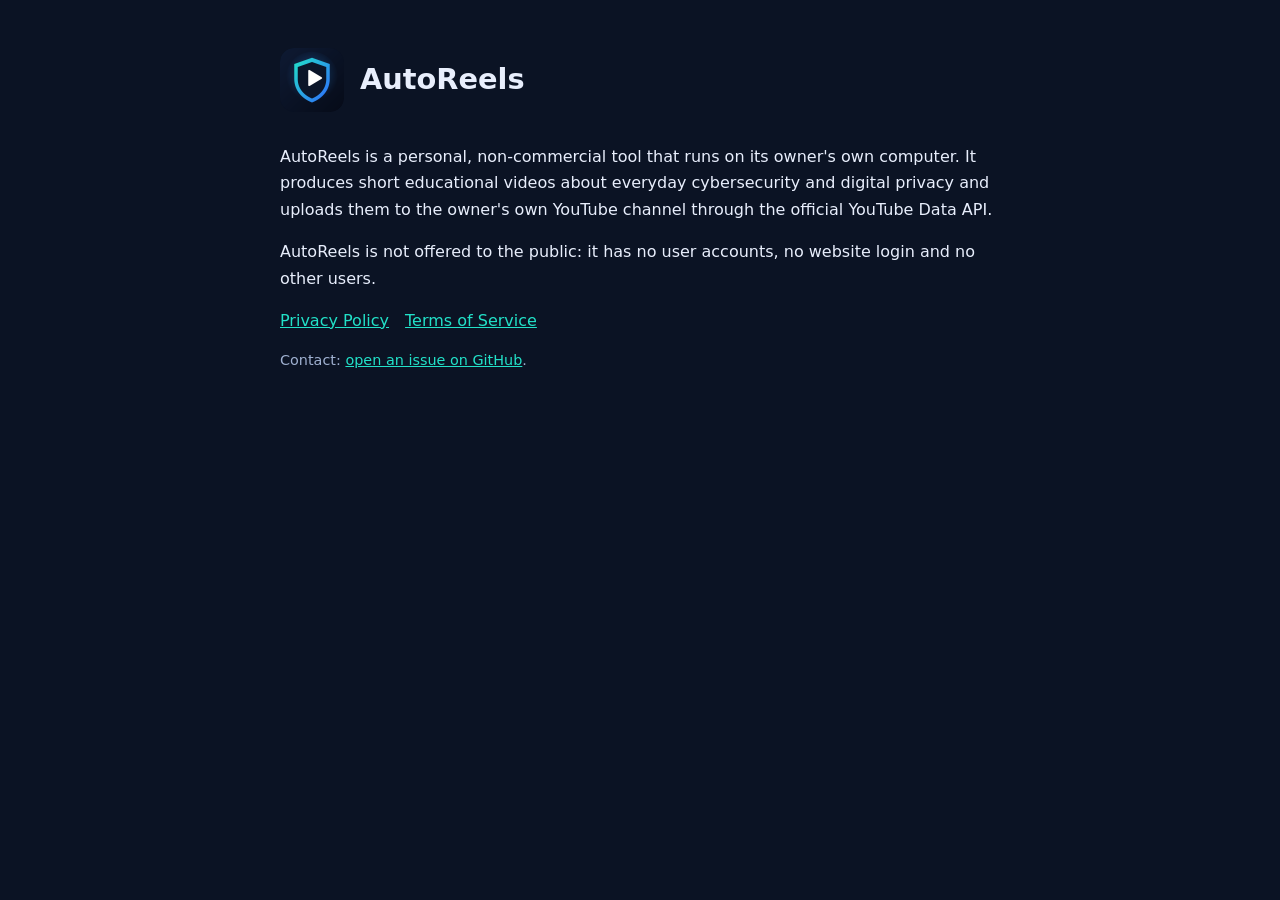
<file: index.html>
<!doctype html>
<html lang="en"><head><meta charset="utf-8"><meta name="viewport" content="width=device-width,initial-scale=1">
<title>AutoReels</title><link rel="stylesheet" href="style.css"><link rel="icon" href="logo.png"></head>
<body><main>
<header><img src="logo.png" alt="AutoReels logo"><h1>AutoReels</h1></header>
<p>AutoReels is a personal, non-commercial tool that runs on its owner's own computer. It produces short educational
videos about everyday cybersecurity and digital privacy and uploads them to the owner's own YouTube channel through
the official YouTube Data API.</p>
<p>AutoReels is not offered to the public: it has no user accounts, no website login and no other users.</p>
<nav><a href="privacy.html">Privacy Policy</a><a href="terms.html">Terms of Service</a></nav>
<p class="muted">Contact: <a href="https://github.com/Tanasa25P/autoreels-legal/issues">open an issue on GitHub</a>.</p>
</main></body></html>
</file>
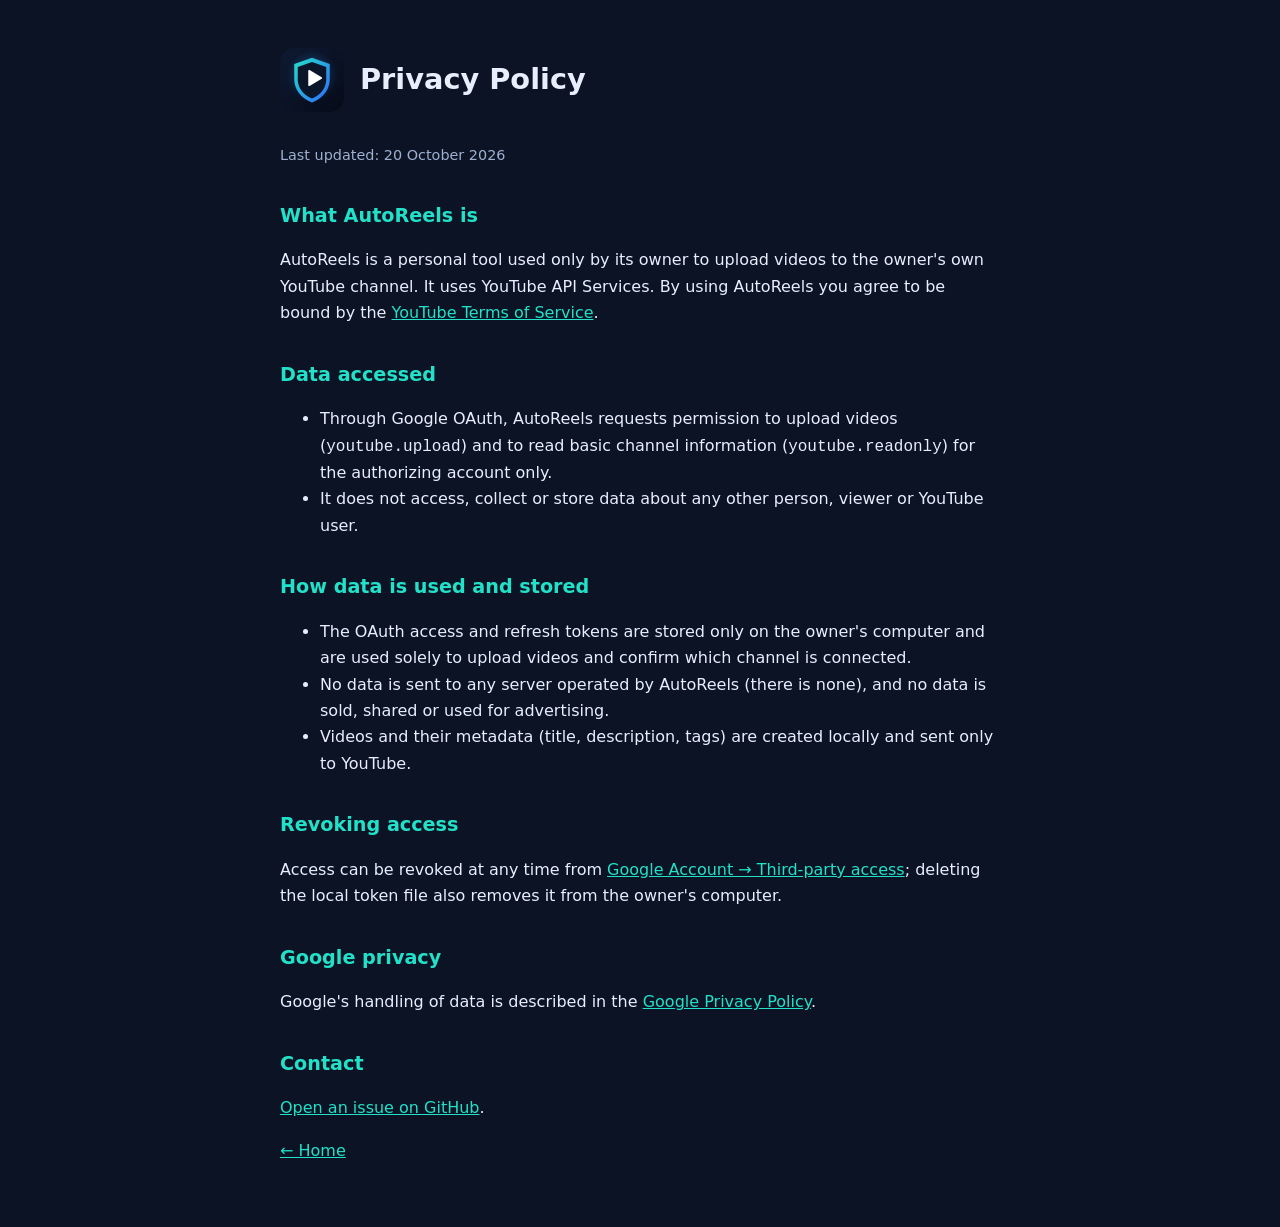
<file: privacy.html>
<!doctype html>
<html lang="en"><head><meta charset="utf-8"><meta name="viewport" content="width=device-width,initial-scale=1">
<title>AutoReels – Privacy Policy</title><link rel="stylesheet" href="style.css"><link rel="icon" href="logo.png"></head>
<body><main>
<header><img src="logo.png" alt="AutoReels logo"><h1>Privacy Policy</h1></header>
<p class="muted">Last updated: 20 October 2026</p>

<h2>What AutoReels is</h2>
<p>AutoReels is a personal tool used only by its owner to upload videos to the owner's own YouTube channel.
It uses YouTube API Services. By using AutoReels you agree to be bound by the
<a href="https://www.youtube.com/t/terms">YouTube Terms of Service</a>.</p>

<h2>Data accessed</h2>
<ul>
<li>Through Google OAuth, AutoReels requests permission to upload videos
(<code>youtube.upload</code>) and to read basic channel information (<code>youtube.readonly</code>) for the
authorizing account only.</li>
<li>It does not access, collect or store data about any other person, viewer or YouTube user.</li>
</ul>

<h2>How data is used and stored</h2>
<ul>
<li>The OAuth access and refresh tokens are stored only on the owner's computer and are used solely to upload
videos and confirm which channel is connected.</li>
<li>No data is sent to any server operated by AutoReels (there is none), and no data is sold, shared or used for
advertising.</li>
<li>Videos and their metadata (title, description, tags) are created locally and sent only to YouTube.</li>
</ul>

<h2>Revoking access</h2>
<p>Access can be revoked at any time from
<a href="https://myaccount.google.com/permissions">Google Account → Third-party access</a>; deleting the local
token file also removes it from the owner's computer.</p>

<h2>Google privacy</h2>
<p>Google's handling of data is described in the <a href="https://policies.google.com/privacy">Google Privacy
Policy</a>.</p>

<h2>Contact</h2>
<p><a href="https://github.com/Tanasa25P/autoreels-legal/issues">Open an issue on GitHub</a>.</p>
<p><a href="index.html">← Home</a></p>
</main></body></html>
</file>
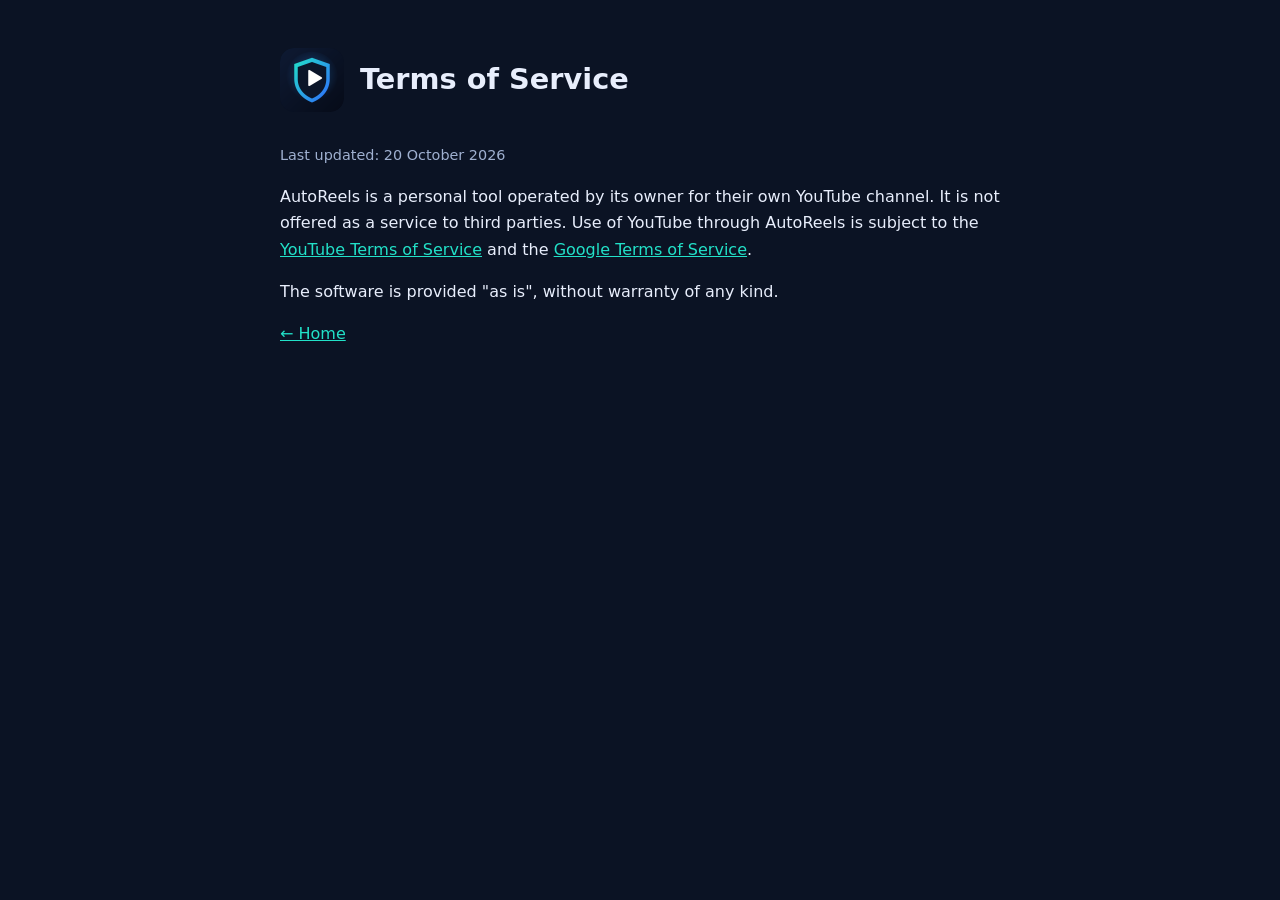
<file: terms.html>
<!doctype html>
<html lang="en"><head><meta charset="utf-8"><meta name="viewport" content="width=device-width,initial-scale=1">
<title>AutoReels – Terms of Service</title><link rel="stylesheet" href="style.css"><link rel="icon" href="logo.png"></head>
<body><main>
<header><img src="logo.png" alt="AutoReels logo"><h1>Terms of Service</h1></header>
<p class="muted">Last updated: 20 October 2026</p>
<p>AutoReels is a personal tool operated by its owner for their own YouTube channel. It is not offered as a service
to third parties. Use of YouTube through AutoReels is subject to the
<a href="https://www.youtube.com/t/terms">YouTube Terms of Service</a> and the
<a href="https://policies.google.com/terms">Google Terms of Service</a>.</p>
<p>The software is provided "as is", without warranty of any kind.</p>
<p><a href="index.html">← Home</a></p>
</main></body></html>
</file>
<file: style.css>
:root{--bg:#0b1324;--fg:#e8eefc;--muted:#9fb0d0;--accent:#22e1c8}
*{box-sizing:border-box}body{margin:0;background:var(--bg);color:var(--fg);font:16px/1.65 system-ui,-apple-system,Segoe UI,Roboto,sans-serif}
main{max-width:760px;margin:0 auto;padding:48px 20px}
header{display:flex;align-items:center;gap:16px;margin-bottom:32px}header img{width:64px;height:64px;border-radius:14px}
h1{margin:0;font-size:1.8rem}h2{margin-top:2rem;font-size:1.2rem;color:var(--accent)}
a{color:var(--accent)}p,li{color:var(--fg)}.muted{color:var(--muted);font-size:.9rem}
nav a{margin-right:16px}
</file>
